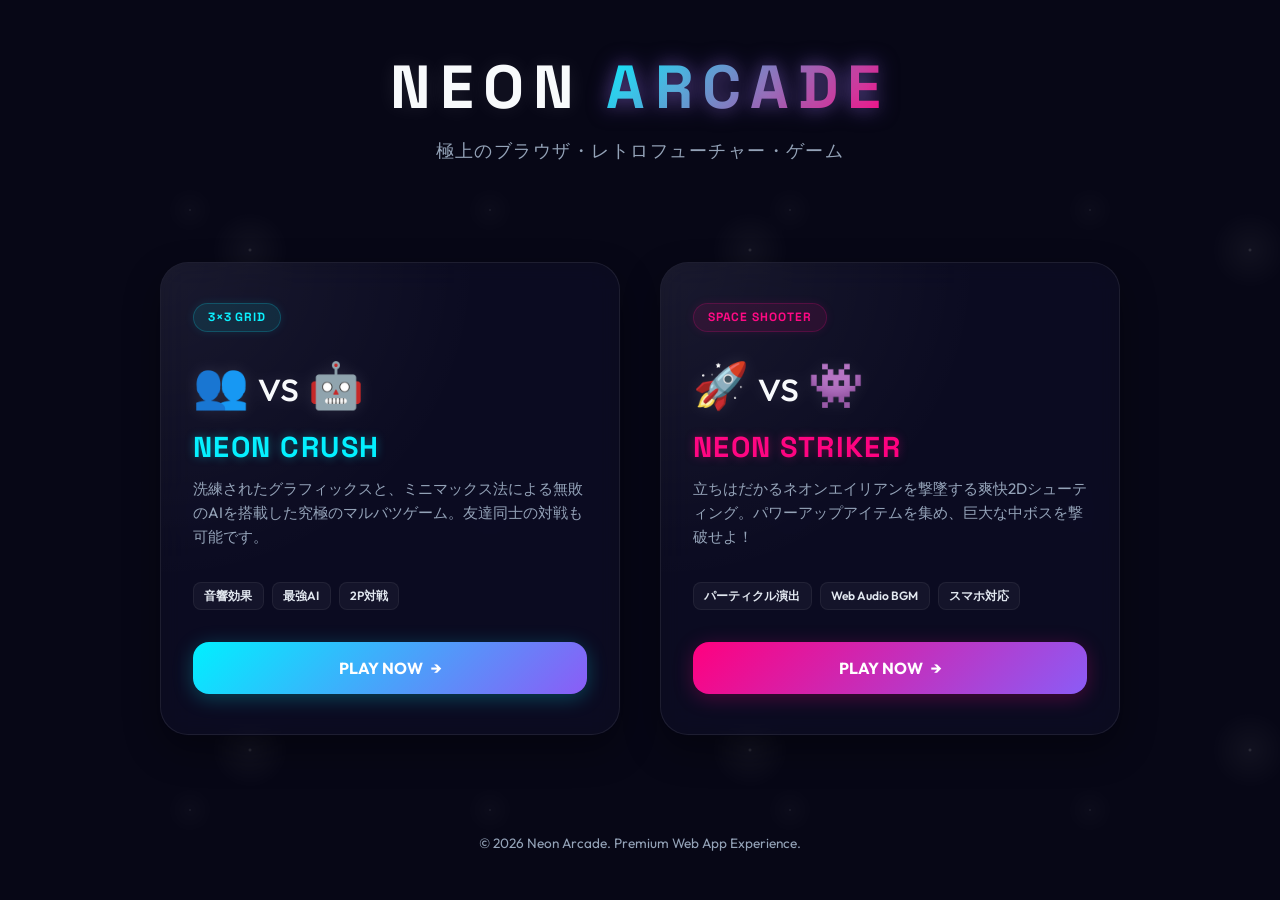
<file: index.html>
<!DOCTYPE html>
<html lang="ja">
<head>
    <meta charset="UTF-8">
    <meta name="viewport" content="width=device-width, initial-scale=1.0">
    <title>ネオン・アーケード - 究極のブラウザゲームポータル</title>
    <meta name="description" content="洗練されたネオンデザインのブラウザゲームポータル。AI搭載のマルバツゲームや、爽快なスペースシューティングをお楽しみください。">
    <!-- Google Fonts -->
    <link rel="preconnect" href="https://fonts.googleapis.com">
    <link rel="preconnect" href="https://fonts.gstatic.com" crossorigin>
    <link href="https://fonts.googleapis.com/css2?family=Outfit:wght@300;400;600;800&family=Space+Grotesk:wght@400;700&display=swap" rel="stylesheet">
    <link rel="stylesheet" href="style.css">
</head>
<body>
    <div class="stars-background"></div>
    
    <header>
        <h1 id="app-title">NEON <span class="glow-text">ARCADE</span></h1>
        <p class="subtitle">極上のブラウザ・レトロフューチャー・ゲーム</p>
    </header>

    <main id="portal-container">
        <!-- ゲーム1: マルバツゲーム -->
        <section class="game-card-wrapper">
            <div class="glass-card game-card">
                <div class="game-badge neon-cyan-badge">3×3 Grid</div>
                <div class="game-icon">👥 vs 🤖</div>
                <h2>NEON CRUSH</h2>
                <p class="game-desc">
                    洗練されたグラフィックスと、ミニマックス法による無敗のAIを搭載した究極のマルバツゲーム。友達同士の対戦も可能です。
                </p>
                <div class="game-features">
                    <span>音響効果</span>
                    <span>最強AI</span>
                    <span>2P対戦</span>
                </div>
                <a href="tictactoe.html" class="btn btn-primary btn-play">
                    PLAY NOW <span class="arrow">&rarr;</span>
                </a>
            </div>
        </section>

        <!-- ゲーム2: シューティングゲーム -->
        <section class="game-card-wrapper">
            <div class="glass-card game-card">
                <div class="game-badge neon-pink-badge">Space Shooter</div>
                <div class="game-icon">🚀 vs 👾</div>
                <h2>NEON STRIKER</h2>
                <p class="game-desc">
                    立ちはだかるネオンエイリアンを撃墜する爽快2Dシューティング。パワーアップアイテムを集め、巨大な中ボスを撃破せよ！
                </p>
                <div class="game-features">
                    <span>パーティクル演出</span>
                    <span>Web Audio BGM</span>
                    <span>スマホ対応</span>
                </div>
                <a href="shooting.html" class="btn btn-secondary-neon btn-play">
                    PLAY NOW <span class="arrow">&rarr;</span>
                </a>
            </div>
        </section>
    </main>

    <footer>
        <p>&copy; 2026 Neon Arcade. Premium Web App Experience.</p>
    </footer>

    <script>
        // カードのホバー時にマウス位置に合わせてグラデーションを動かす
        document.querySelectorAll('.game-card').forEach(card => {
            card.addEventListener('mousemove', e => {
                const rect = card.getBoundingClientRect();
                const x = e.clientX - rect.left;
                const y = e.clientY - rect.top;
                card.style.setProperty('--x', `${x}px`);
                card.style.setProperty('--y', `${y}px`);
            });
        });
    </script>
</body>
</html>
</file>
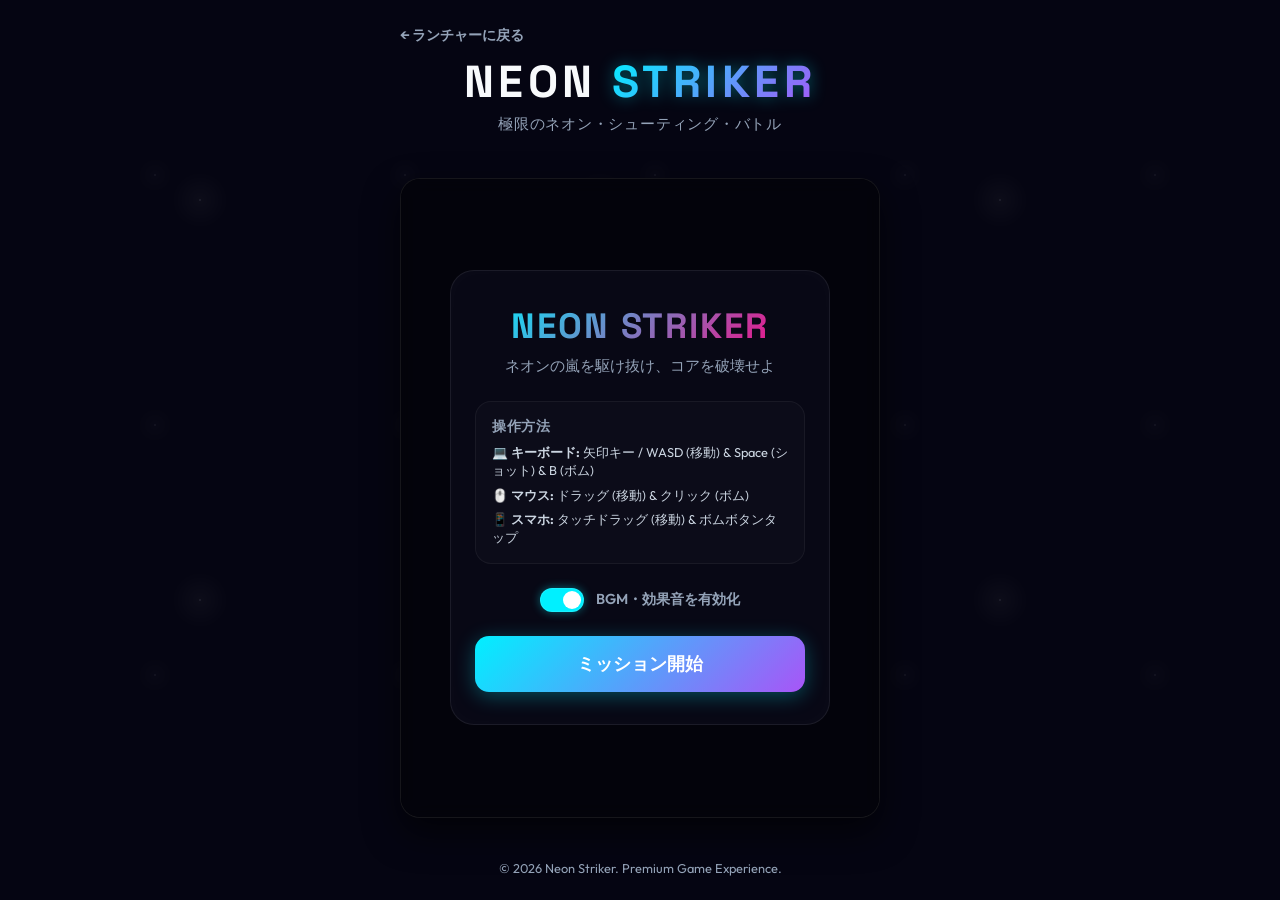
<file: shooting.html>
<!DOCTYPE html>
<html lang="ja">
<head>
    <meta charset="UTF-8">
    <meta name="viewport" content="width=device-width, initial-scale=1.0">
    <title>ネオン・ストライカー - 究極のスペースシューティングゲーム</title>
    <meta name="description" content="洗練されたネオンデザインと爽快なパーティクル演出、Web Audio音響を搭載した極上のスペースシューティングゲーム。ブラウザで今すぐプレイ！">
    <!-- Google Fonts -->
    <link rel="preconnect" href="https://fonts.googleapis.com">
    <link rel="preconnect" href="https://fonts.gstatic.com" crossorigin>
    <link href="https://fonts.googleapis.com/css2?family=Outfit:wght@300;400;600;800&family=Space+Grotesk:wght@400;700&display=swap" rel="stylesheet">
    <link rel="stylesheet" href="shooting.css">
</head>
<body>
    <div class="stars-background"></div>

    <header>
        <div class="back-link-container">
            <a href="index.html" class="back-link">&larr; ランチャーに戻る</a>
        </div>
        <h1 id="app-title">NEON <span class="glow-text">STRIKER</span></h1>
        <p class="subtitle">極限のネオン・シューティング・バトル</p>
    </header>

    <main id="game-container">
        <!-- スコア・シールドゲージ表示用オーバーレイ -->
        <div id="game-hud" class="hud-container hidden">
            <div class="hud-item score-box">
                <span class="hud-label">SCORE</span>
                <span id="hud-score" class="hud-value">000000</span>
            </div>
            
            <div class="hud-item shield-box">
                <span class="hud-label">SHIELD</span>
                <div class="shield-bar-wrapper">
                    <div id="hud-shield-bar" class="shield-bar" style="width: 100%;"></div>
                </div>
            </div>

            <div class="hud-item bomb-box">
                <span class="hud-label">BOMB</span>
                <div id="hud-bombs" class="bomb-icons">
                    <span class="bomb-icon active">💣</span>
                    <span class="bomb-icon active">💣</span>
                    <span class="bomb-icon active">💣</span>
                </div>
            </div>
        </div>

        <!-- ゲーム画面キャンバス -->
        <div class="canvas-wrapper">
            <canvas id="game-canvas" width="480" height="640"></canvas>

            <!-- スタート / ゲームオーバー画面 (グラスモフィズム) -->
            <div id="screen-start" class="screen-overlay">
                <div class="glass-card menu-card">
                    <h2>NEON STRIKER</h2>
                    <p class="desc">ネオンの嵐を駆け抜け、コアを破壊せよ</p>
                    
                    <div class="controls-guide">
                        <h3>操作方法</h3>
                        <p>💻 <strong>キーボード:</strong> 矢印キー / WASD (移動) &amp; Space (ショット) &amp; B (ボム)</p>
                        <p>🖱️ <strong>マウス:</strong> ドラッグ (移動) &amp; クリック (ボム)</p>
                        <p>📱 <strong>スマホ:</strong> タッチドラッグ (移動) &amp; ボムボタンタップ</p>
                    </div>

                    <div class="audio-toggle-container">
                        <label class="switch-label">
                            <input type="checkbox" id="audio-enable" checked>
                            <span class="switch-custom"></span>
                            BGM・効果音を有効化
                        </label>
                    </div>

                    <button id="btn-start" class="btn btn-primary btn-lg">ミッション開始</button>
                </div>
            </div>

            <div id="screen-gameover" class="screen-overlay hidden">
                <div class="glass-card menu-card">
                    <h2 class="alert-text">GAME OVER</h2>
                    <p class="final-score-desc">最終スコア</p>
                    <p id="final-score" class="final-score-val">0</p>
                    <p id="high-score-msg" class="high-score-val hidden">🎉 ハイスコア更新！ 🎉</p>
                    
                    <button id="btn-restart" class="btn btn-primary btn-lg">リトライ</button>
                </div>
            </div>

            <!-- スマホ用の仮想ボムボタン -->
            <button id="btn-mobile-bomb" class="mobile-bomb-btn hidden">BOMB</button>
        </div>
    </main>

    <footer>
        <p>&copy; 2026 Neon Striker. Premium Game Experience.</p>
    </footer>

    <script src="shooting.js"></script>
</body>
</html>
</file>
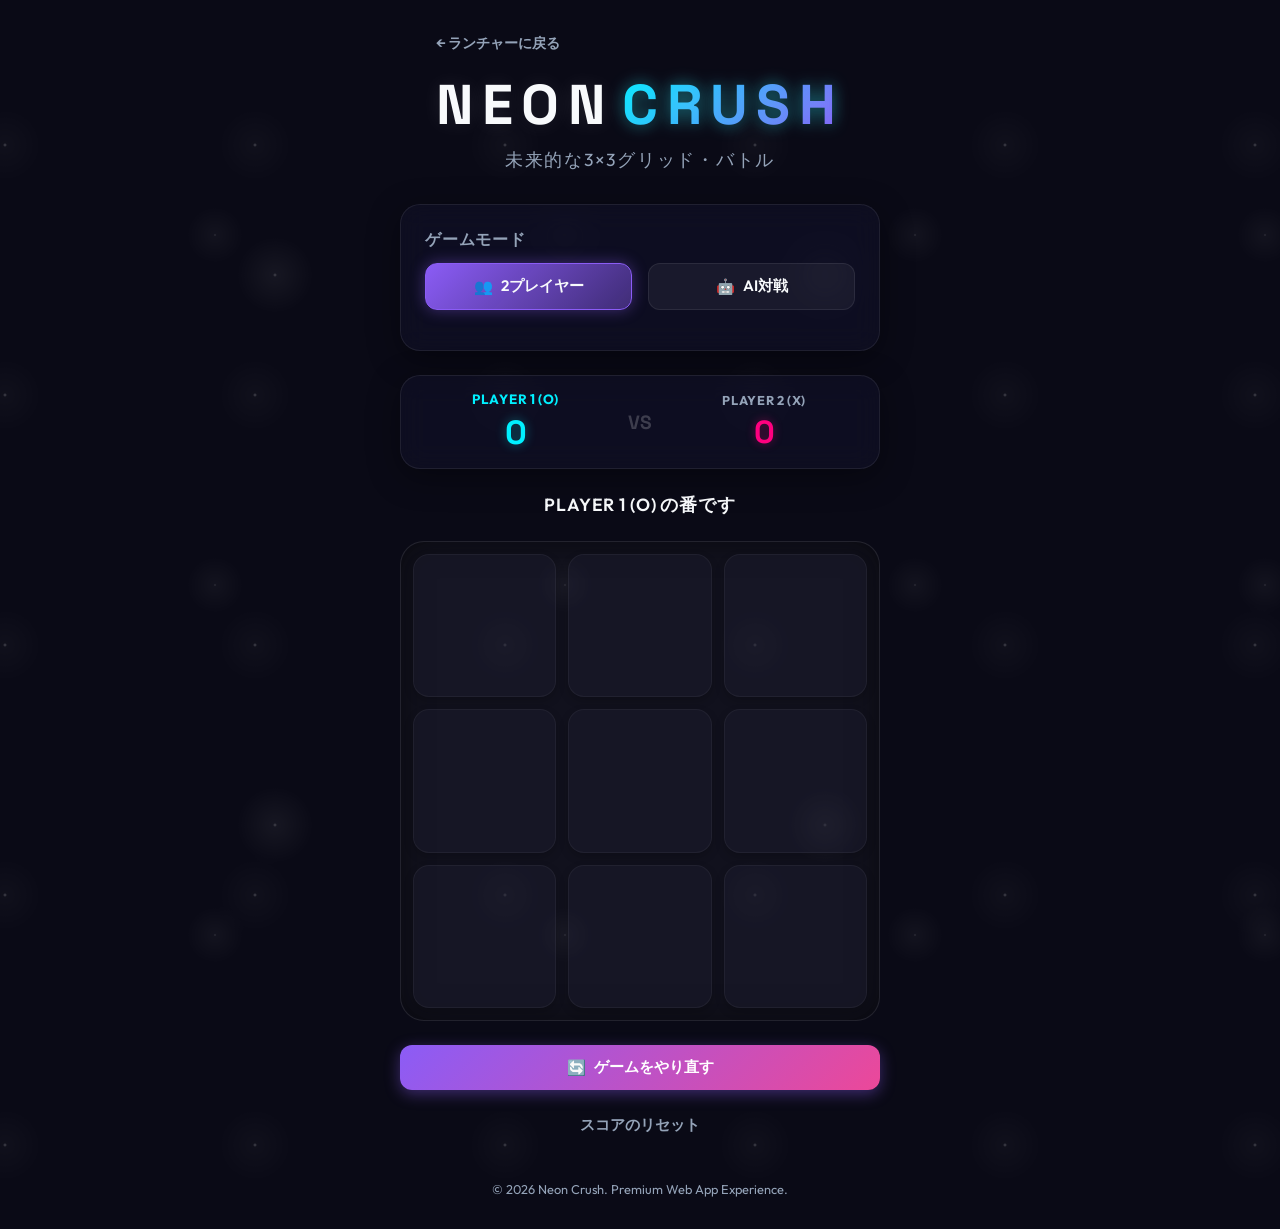
<file: tictactoe.html>
<!DOCTYPE html>
<html lang="ja">
<head>
    <meta charset="UTF-8">
    <meta name="viewport" content="width=device-width, initial-scale=1.0">
    <title>ネオン・クラッシュ - 究極のマルバツゲーム (Tic-Tac-Toe)</title>
    <meta name="description" content="洗練されたネオンデザインと高度なAIを搭載した、ブラウザで遊べる究極のマルバツゲーム（三目並べ）。難易度選択や美しいアニメーションをお楽しみください。">
    <!-- Google Fonts -->
    <link rel="preconnect" href="https://fonts.googleapis.com">
    <link rel="preconnect" href="https://fonts.gstatic.com" crossorigin>
    <link href="https://fonts.googleapis.com/css2?family=Outfit:wght@300;400;600;800&family=Space+Grotesk:wght@400;700&display=swap" rel="stylesheet">
    <link rel="stylesheet" href="tictactoe.css">
</head>
<body>
    <div class="stars-background"></div>
    
    <header>
        <div class="back-link-container">
            <a href="index.html" class="back-link">&larr; ランチャーに戻る</a>
        </div>
        <h1 id="app-title">NEON <span class="glow-text">CRUSH</span></h1>
        <p class="subtitle">未来的な3×3グリッド・バトル</p>
    </header>

    <main id="game-container">
        <!-- モード＆設定セクション -->
        <section id="settings-panel" aria-label="ゲーム設定">
            <div class="glass-card settings-card">
                <h2>ゲームモード</h2>
                <div class="mode-select">
                    <button id="btn-pvp" class="btn active" aria-pressed="true">
                        <span class="btn-icon">👥</span> 2プレイヤー
                    </button>
                    <button id="btn-pve" class="btn" aria-pressed="false">
                        <span class="btn-icon">🤖</span> AI対戦
                    </button>
                </div>

                <div id="ai-difficulty-container" class="difficulty-select hidden">
                    <h3>AIの強さ</h3>
                    <div class="diff-buttons">
                        <button id="diff-easy" class="btn btn-sm" data-diff="easy">イージー</button>
                        <button id="diff-medium" class="btn btn-sm active" data-diff="medium">ノーマル</button>
                        <button id="diff-impossible" class="btn btn-sm" data-diff="impossible">最強 (不可避)</button>
                    </div>
                </div>
            </div>
        </section>

        <!-- スコアボードセクション -->
        <section id="scoreboard" aria-label="スコアボード">
            <div class="glass-card score-card">
                <div class="player-score" id="score-p1-container">
                    <span class="player-label" id="p1-name">PLAYER 1 (O)</span>
                    <span class="score-val" id="score-p1">0</span>
                </div>
                <div class="score-divider">VS</div>
                <div class="player-score" id="score-p2-container">
                    <span class="player-label" id="p2-name">PLAYER 2 (X)</span>
                    <span class="score-val" id="score-p2">0</span>
                </div>
            </div>
        </section>

        <!-- ゲーム状況表示 -->
        <div id="status-message" aria-live="polite">
            <span id="status-text">PLAYER 1 の番です</span>
        </div>

        <!-- ボードセクション -->
        <section id="board-section" aria-label="対戦グリッド">
            <div class="board-wrapper">
                <div id="game-board">
                    <button class="cell" data-index="0" aria-label="左上 マス"></button>
                    <button class="cell" data-index="1" aria-label="上中央 マス"></button>
                    <button class="cell" data-index="2" aria-label="右上 マス"></button>
                    <button class="cell" data-index="3" aria-label="左中央 マス"></button>
                    <button class="cell" data-index="4" aria-label="中央 マス"></button>
                    <button class="cell" data-index="5" aria-label="右中央 マス"></button>
                    <button class="cell" data-index="6" aria-label="左下 マス"></button>
                    <button class="cell" data-index="7" aria-label="下中央 マス"></button>
                    <button class="cell" data-index="8" aria-label="右下 マス"></button>
                    
                    <!-- 勝敗決定時の勝利線表示用 -->
                    <div id="winning-line" class="winning-line hidden"></div>
                </div>
            </div>
        </section>

        <!-- コントロールセクション -->
        <section id="controls" aria-label="ゲーム操作">
            <button id="btn-reset" class="btn btn-primary">
                <span class="btn-icon">🔄</span> ゲームをやり直す
            </button>
            <button id="btn-clear-scores" class="btn btn-secondary">
                スコアのリセット
            </button>
        </section>
    </main>

    <!-- 勝利/引き分けポップアップモーダル -->
    <div id="result-modal" class="modal hidden" role="dialog" aria-modal="true" aria-labelledby="modal-title">
        <div class="modal-content glass-card">
            <h2 id="modal-title">勝敗決定</h2>
            <p id="modal-message">プレイヤー1の勝ち！</p>
            <button id="modal-btn-close" class="btn btn-primary">次へ進む</button>
        </div>
    </div>

    <!-- 勝利時の紙吹雪キャンバス -->
    <canvas id="confetti-canvas"></canvas>

    <footer>
        <p>&copy; 2026 Neon Crush. Premium Web App Experience.</p>
    </footer>

    <script src="tictactoe.js"></script>
</body>
</html>
</file>
<file: style.css>
/* ==========================================================================
   Neon Arcade - Portal Page Style
   ========================================================================== */

:root {
    --bg-color: #070716;
    --card-bg: rgba(15, 15, 35, 0.6);
    --border-color: rgba(255, 255, 255, 0.08);
    --text-primary: #f8fafc;
    --text-secondary: #94a3b8;
    
    /* ネオンカラー */
    --neon-cyan: #00f0ff;
    --neon-cyan-glow: rgba(0, 240, 255, 0.35);
    --neon-pink: #ff007f;
    --neon-pink-glow: rgba(255, 0, 127, 0.35);
    --neon-purple: #8b5cf6;
    --neon-purple-glow: rgba(139, 92, 246, 0.35);
    
    --font-heading: 'Space Grotesk', sans-serif;
    --font-body: 'Outfit', sans-serif;
    
    --transition-smooth: all 0.4s cubic-bezier(0.16, 1, 0.3, 1);
}

/* リセット */
*, *::before, *::after {
    box-sizing: border-box;
    margin: 0;
    padding: 0;
}

body {
    background-color: var(--bg-color);
    color: var(--text-primary);
    font-family: var(--font-body);
    min-height: 100vh;
    display: flex;
    flex-direction: column;
    align-items: center;
    justify-content: space-between;
    overflow-x: hidden;
    position: relative;
    padding: 3rem 1.5rem;
}

/* 背景星空 */
.stars-background {
    position: absolute;
    top: 0;
    left: 0;
    width: 100%;
    height: 100%;
    z-index: -2;
    background-image: 
        radial-gradient(white, rgba(255,255,255,.2) 2px, transparent 40px),
        radial-gradient(white, rgba(255,255,255,.1) 1px, transparent 25px);
    background-size: 500px 500px, 300px 300px;
    background-position: 0 0, 40px 60px;
    opacity: 0.2;
    animation: starMove 180s linear infinite;
}

@keyframes starMove {
    from { background-position: 0 0, 40px 60px; }
    to { background-position: 500px 500px, 340px 410px; }
}

/* ヘッダー */
header {
    text-align: center;
    margin-bottom: 3rem;
}

#app-title {
    font-family: var(--font-heading);
    font-size: 3.8rem;
    font-weight: 800;
    letter-spacing: 0.15em;
    text-shadow: 0 0 20px rgba(255, 255, 255, 0.1);
    margin-bottom: 0.75rem;
}

.glow-text {
    background: linear-gradient(135deg, var(--neon-cyan), var(--neon-pink));
    -webkit-background-clip: text;
    -webkit-text-fill-color: transparent;
    filter: drop-shadow(0 0 10px rgba(139, 92, 246, 0.5));
}

.subtitle {
    font-size: 1.15rem;
    color: var(--text-secondary);
    letter-spacing: 0.08em;
}

/* ポータルコンテナ */
#portal-container {
    width: 100%;
    max-width: 960px;
    display: grid;
    grid-template-columns: repeat(2, 1fr);
    gap: 2.5rem;
    margin-bottom: 3rem;
}

/* ゲームカード */
.game-card-wrapper {
    perspective: 1000px;
}

.game-card {
    background: var(--card-bg);
    backdrop-filter: blur(15px) saturate(170%);
    -webkit-backdrop-filter: blur(15px) saturate(170%);
    border: 1px solid var(--border-color);
    border-radius: 28px;
    padding: 2.5rem 2rem;
    height: 100%;
    display: flex;
    flex-direction: column;
    align-items: flex-start;
    box-shadow: 0 15px 35px 0 rgba(0, 0, 0, 0.35);
    transition: var(--transition-smooth);
    position: relative;
    overflow: hidden;
}

.game-card::before {
    content: '';
    position: absolute;
    top: 0;
    left: 0;
    width: 100%;
    height: 100%;
    background: radial-gradient(800px circle at var(--x, 0px) var(--y, 0px), rgba(255,255,255,0.06), transparent 40%);
    pointer-events: none;
}

/* カードホバーアニメーション */
.game-card-wrapper:hover .game-card {
    transform: translateY(-8px) scale(1.02);
    border-color: rgba(255, 255, 255, 0.15);
    box-shadow: 0 20px 45px 0 rgba(0, 0, 0, 0.5), 0 0 30px 0 rgba(139, 92, 246, 0.15);
}

.game-badge {
    font-family: var(--font-heading);
    font-size: 0.75rem;
    font-weight: 700;
    text-transform: uppercase;
    padding: 0.35rem 0.85rem;
    border-radius: 20px;
    letter-spacing: 0.08em;
    margin-bottom: 1.5rem;
}

.neon-cyan-badge {
    background: rgba(0, 240, 255, 0.1);
    color: var(--neon-cyan);
    border: 1px solid rgba(0, 240, 255, 0.2);
    box-shadow: 0 0 10px rgba(0, 240, 255, 0.1);
}

.neon-pink-badge {
    background: rgba(255, 0, 127, 0.1);
    color: var(--neon-pink);
    border: 1px solid rgba(255, 0, 127, 0.2);
    box-shadow: 0 0 10px rgba(255, 0, 127, 0.1);
}

.game-icon {
    font-size: 2.8rem;
    margin-bottom: 1rem;
    filter: drop-shadow(0 0 8px rgba(255, 255, 255, 0.1));
}

.game-card h2 {
    font-family: var(--font-heading);
    font-size: 1.8rem;
    font-weight: 700;
    margin-bottom: 0.75rem;
    letter-spacing: 0.05em;
}

.game-card-wrapper:nth-child(1) h2 {
    color: var(--neon-cyan);
    text-shadow: 0 0 10px var(--neon-cyan-glow);
}

.game-card-wrapper:nth-child(2) h2 {
    color: var(--neon-pink);
    text-shadow: 0 0 10px var(--neon-pink-glow);
}

.game-desc {
    color: var(--text-secondary);
    font-size: 0.95rem;
    line-height: 1.6;
    margin-bottom: 2rem;
    flex-grow: 1;
}

.game-features {
    display: flex;
    flex-wrap: wrap;
    gap: 0.5rem;
    margin-bottom: 2rem;
}

.game-features span {
    font-size: 0.75rem;
    font-weight: 600;
    color: #e2e8f0;
    background: rgba(255, 255, 255, 0.04);
    border: 1px solid rgba(255, 255, 255, 0.06);
    padding: 0.3rem 0.65rem;
    border-radius: 8px;
}

/* ボタン */
.btn {
    width: 100%;
    padding: 1rem 1.5rem;
    border-radius: 16px;
    font-family: var(--font-body);
    font-size: 1rem;
    font-weight: 700;
    cursor: pointer;
    text-decoration: none;
    text-align: center;
    transition: var(--transition-smooth);
    display: inline-flex;
    align-items: center;
    justify-content: center;
    gap: 0.5rem;
}

.btn-primary {
    background: linear-gradient(135deg, var(--neon-cyan), var(--neon-purple));
    color: #fff;
    border: none;
    box-shadow: 0 4px 20px rgba(0, 240, 255, 0.25);
}

.btn-primary:hover {
    transform: translateY(-2px);
    box-shadow: 0 8px 30px rgba(0, 240, 255, 0.45);
}

.btn-secondary-neon {
    background: linear-gradient(135deg, var(--neon-pink), var(--neon-purple));
    color: #fff;
    border: none;
    box-shadow: 0 4px 20px rgba(255, 0, 127, 0.25);
}

.btn-secondary-neon:hover {
    transform: translateY(-2px);
    box-shadow: 0 8px 30px rgba(255, 0, 127, 0.45);
}

.btn-play .arrow {
    transition: transform 0.3s ease;
}

.btn-play:hover .arrow {
    transform: translateX(4px);
}

/* フッター */
footer {
    text-align: center;
    font-size: 0.85rem;
    color: var(--text-secondary);
}

/* レスポンシブ */
@media (max-width: 768px) {
    #portal-container {
        grid-template-columns: 1fr;
        gap: 2rem;
        padding: 0 0.5rem;
    }
    
    #app-title {
        font-size: 2.8rem;
    }
}
</file>
<file: shooting.css>
/* ==========================================================================
   Neon Striker - Premium Game CSS
   ========================================================================== */

:root {
    --bg-color: #050512;
    --card-bg: rgba(12, 12, 28, 0.7);
    --border-color: rgba(255, 255, 255, 0.08);
    --text-primary: #f8fafc;
    --text-secondary: #94a3b8;
    
    /* ネオンカラー */
    --neon-cyan: #00f0ff;
    --neon-pink: #ff007f;
    --neon-purple: #a855f7;
    --neon-yellow: #eab308;
    
    --neon-cyan-glow: rgba(0, 240, 255, 0.4);
    --neon-pink-glow: rgba(255, 0, 127, 0.4);
    
    --font-heading: 'Space Grotesk', sans-serif;
    --font-body: 'Outfit', sans-serif;
    
    --transition-smooth: all 0.3s cubic-bezier(0.4, 0, 0.2, 1);
}

/* リセット */
*, *::before, *::after {
    box-sizing: border-box;
    margin: 0;
    padding: 0;
}

body {
    background-color: var(--bg-color);
    color: var(--text-primary);
    font-family: var(--font-body);
    min-height: 100vh;
    display: flex;
    flex-direction: column;
    align-items: center;
    justify-content: space-between;
    overflow-x: hidden;
    position: relative;
    padding: 1.5rem 1rem;
}

/* 背景星空 */
.stars-background {
    position: absolute;
    top: 0;
    left: 0;
    width: 100%;
    height: 100%;
    z-index: -2;
    background-image: 
        radial-gradient(white, rgba(255,255,255,.2) 1.5px, transparent 30px),
        radial-gradient(white, rgba(255,255,255,.1) 1px, transparent 20px);
    background-size: 400px 400px, 250px 250px;
    background-position: 0 0, 30px 50px;
    opacity: 0.15;
}

/* ヘッダー */
header {
    text-align: center;
    margin-bottom: 1rem;
    width: 100%;
    max-width: 480px;
}

.back-link-container {
    text-align: left;
    margin-bottom: 0.5rem;
}

.back-link {
    color: var(--text-secondary);
    text-decoration: none;
    font-size: 0.9rem;
    font-weight: 600;
    transition: var(--transition-smooth);
    display: inline-flex;
    align-items: center;
}

.back-link:hover {
    color: var(--neon-cyan);
    text-shadow: 0 0 8px var(--neon-cyan-glow);
    transform: translateX(-3px);
}

#app-title {
    font-family: var(--font-heading);
    font-size: 2.8rem;
    font-weight: 800;
    letter-spacing: 0.1em;
    margin-bottom: 0.25rem;
}

.glow-text {
    background: linear-gradient(135deg, var(--neon-cyan), var(--neon-purple));
    -webkit-background-clip: text;
    -webkit-text-fill-color: transparent;
    filter: drop-shadow(0 0 8px var(--neon-cyan-glow));
}

.subtitle {
    font-size: 0.95rem;
    color: var(--text-secondary);
    letter-spacing: 0.05em;
}

/* メインゲームコンテナ */
#game-container {
    width: 100%;
    max-width: 480px;
    display: flex;
    flex-direction: column;
    gap: 1rem;
    position: relative;
}

/* HUD (ゲーム情報表示) */
.hud-container {
    display: flex;
    justify-content: space-between;
    align-items: center;
    background: rgba(12, 12, 28, 0.8);
    backdrop-filter: blur(10px);
    border: 1px solid var(--border-color);
    border-radius: 16px;
    padding: 0.75rem 1.25rem;
    font-family: var(--font-heading);
    box-shadow: 0 4px 20px rgba(0, 0, 0, 0.4);
    animation: fadeIn 0.4s ease-out;
}

.hud-item {
    display: flex;
    flex-direction: column;
    gap: 0.15rem;
}

.hud-label {
    font-size: 0.7rem;
    color: var(--text-secondary);
    letter-spacing: 0.1em;
    font-weight: 700;
}

.hud-value {
    font-size: 1.2rem;
    font-weight: 700;
    color: var(--neon-cyan);
    text-shadow: 0 0 8px var(--neon-cyan-glow);
}

.shield-box {
    flex-grow: 1;
    max-width: 160px;
    margin: 0 1rem;
}

.shield-bar-wrapper {
    width: 100%;
    height: 10px;
    background: rgba(255, 255, 255, 0.05);
    border: 1px solid rgba(255, 255, 255, 0.1);
    border-radius: 5px;
    overflow: hidden;
}

.shield-bar {
    height: 100%;
    background: linear-gradient(90deg, var(--neon-cyan), var(--neon-purple));
    box-shadow: 0 0 10px var(--neon-cyan-glow);
    transition: width 0.25s ease-out;
}

.bomb-icons {
    display: flex;
    gap: 0.25rem;
}

.bomb-icon {
    font-size: 1.1rem;
    opacity: 0.25;
    transition: var(--transition-smooth);
}

.bomb-icon.active {
    opacity: 1;
    filter: drop-shadow(0 0 4px var(--neon-pink-glow));
}

/* キャンバスラッパー */
.canvas-wrapper {
    position: relative;
    width: 100%;
    aspect-ratio: 3 / 4;
    border-radius: 20px;
    overflow: hidden;
    border: 1px solid var(--border-color);
    box-shadow: 0 15px 35px rgba(0,0,0,0.6);
    background-color: #020208;
}

#game-canvas {
    width: 100%;
    height: 100%;
    display: block;
}

/* オーバーレイ画面 */
.screen-overlay {
    position: absolute;
    top: 0;
    left: 0;
    width: 100%;
    height: 100%;
    background: rgba(4, 4, 12, 0.75);
    backdrop-filter: blur(8px);
    display: flex;
    align-items: center;
    justify-content: center;
    padding: 1.5rem;
    z-index: 10;
    transition: opacity 0.4s ease;
}

.glass-card {
    background: var(--card-bg);
    border: 1px solid var(--border-color);
    border-radius: 24px;
    padding: 2rem 1.5rem;
    width: 100%;
    max-width: 380px;
    text-align: center;
    box-shadow: 0 10px 40px rgba(0,0,0,0.5);
    box-shadow: inset 0 0 20px rgba(255,255,255,0.02);
}

.menu-card h2 {
    font-family: var(--font-heading);
    font-size: 2.2rem;
    font-weight: 800;
    letter-spacing: 0.05em;
    margin-bottom: 0.5rem;
    background: linear-gradient(135deg, var(--neon-cyan), var(--neon-pink));
    -webkit-background-clip: text;
    -webkit-text-fill-color: transparent;
}

.menu-card .desc {
    color: var(--text-secondary);
    font-size: 0.95rem;
    margin-bottom: 1.5rem;
}

.controls-guide {
    background: rgba(255,255,255,0.02);
    border: 1px solid rgba(255,255,255,0.05);
    border-radius: 16px;
    padding: 1rem;
    text-align: left;
    margin-bottom: 1.5rem;
}

.controls-guide h3 {
    font-size: 0.85rem;
    color: var(--text-secondary);
    text-transform: uppercase;
    letter-spacing: 0.05em;
    margin-bottom: 0.5rem;
    font-family: var(--font-heading);
}

.controls-guide p {
    font-size: 0.8rem;
    margin-bottom: 0.4rem;
    line-height: 1.4;
    color: #cbd5e1;
}

.controls-guide p:last-child {
    margin-bottom: 0;
}

/* オーディオスイッチ */
.audio-toggle-container {
    margin-bottom: 1.5rem;
    display: flex;
    justify-content: center;
}

.switch-label {
    display: inline-flex;
    align-items: center;
    gap: 0.75rem;
    cursor: pointer;
    font-size: 0.9rem;
    font-weight: 600;
    color: var(--text-secondary);
    transition: var(--transition-smooth);
}

.switch-label:hover {
    color: var(--text-primary);
}

.switch-label input {
    display: none;
}

.switch-custom {
    width: 44px;
    height: 24px;
    background: rgba(255,255,255,0.1);
    border: 1px solid rgba(255,255,255,0.1);
    border-radius: 12px;
    position: relative;
    transition: var(--transition-smooth);
}

.switch-custom::after {
    content: '';
    position: absolute;
    width: 18px;
    height: 18px;
    background: #fff;
    border-radius: 50%;
    top: 2px;
    left: 2px;
    transition: var(--transition-smooth);
}

.switch-label input:checked + .switch-custom {
    background: var(--neon-cyan);
    box-shadow: 0 0 10px var(--neon-cyan-glow);
}

.switch-label input:checked + .switch-custom::after {
    left: 22px;
}

/* ボタン */
.btn {
    background: rgba(255, 255, 255, 0.05);
    color: var(--text-primary);
    border: 1px solid var(--border-color);
    padding: 0.75rem 1.5rem;
    border-radius: 14px;
    font-family: var(--font-body);
    font-weight: 600;
    cursor: pointer;
    transition: var(--transition-smooth);
    display: inline-flex;
    align-items: center;
    justify-content: center;
}

.btn-lg {
    padding: 1rem 2rem;
    font-size: 1.1rem;
    width: 100%;
}

.btn-primary {
    background: linear-gradient(135deg, var(--neon-cyan), var(--neon-purple));
    color: #fff;
    border: none;
    font-weight: 700;
    box-shadow: 0 4px 20px rgba(0, 240, 255, 0.3);
}

.btn-primary:hover {
    transform: translateY(-2px);
    box-shadow: 0 8px 30px rgba(0, 240, 255, 0.5);
}

/* ゲームオーバー画面固有 */
.alert-text {
    background: linear-gradient(135deg, var(--neon-pink), var(--neon-purple)) !important;
    -webkit-background-clip: text !important;
    -webkit-text-fill-color: transparent !important;
    filter: drop-shadow(0 0 8px var(--neon-pink-glow));
}

.final-score-desc {
    font-size: 0.8rem;
    color: var(--text-secondary);
    text-transform: uppercase;
    letter-spacing: 0.1em;
    margin-top: 1rem;
}

.final-score-val {
    font-family: var(--font-heading);
    font-size: 3rem;
    font-weight: 800;
    color: var(--neon-yellow);
    text-shadow: 0 0 15px rgba(234, 179, 8, 0.4);
    margin-bottom: 0.5rem;
}

.high-score-val {
    color: var(--neon-cyan);
    font-weight: 700;
    font-size: 1rem;
    margin-bottom: 2rem;
    animation: pulse 1s infinite alternate;
}

@keyframes pulse {
    from { opacity: 0.6; transform: scale(0.95); }
    to { opacity: 1; transform: scale(1.05); }
}

/* モバイル用ボムボタン */
.mobile-bomb-btn {
    position: absolute;
    bottom: 20px;
    right: 20px;
    width: 65px;
    height: 65px;
    border-radius: 50%;
    background: linear-gradient(135deg, var(--neon-pink), var(--neon-purple));
    border: none;
    color: white;
    font-family: var(--font-heading);
    font-size: 0.8rem;
    font-weight: 800;
    cursor: pointer;
    box-shadow: 0 0 15px var(--neon-pink-glow);
    z-index: 5;
    outline: none;
    transition: transform 0.1s;
    user-select: none;
}

.mobile-bomb-btn:active {
    transform: scale(0.9);
}

/* フッター */
footer {
    margin-top: 1rem;
    text-align: center;
    font-size: 0.8rem;
    color: var(--text-secondary);
}

.hidden {
    display: none !important;
}

@keyframes fadeIn {
    from { opacity: 0; }
    to { opacity: 1; }
}

@media (max-width: 480px) {
    #app-title {
        font-size: 2.2rem;
    }
}
</file>
<file: tictactoe.css>
/* ==========================================================================
   Neon Crush - Premium Design System (Tic-Tac-Toe CSS)
   ========================================================================== */

.back-link-container {
    text-align: left;
    margin-bottom: 1rem;
    width: 100%;
}

.back-link {
    color: #94a3b8;
    text-decoration: none;
    font-size: 0.9rem;
    font-weight: 600;
    transition: all 0.3s cubic-bezier(0.4, 0, 0.2, 1);
    display: inline-flex;
    align-items: center;
}

.back-link:hover {
    color: #00f0ff;
    text-shadow: 0 0 8px rgba(0, 240, 255, 0.4);
    transform: translateX(-3px);
}

/* 変数定義 */
:root {
    --bg-color: #0a0a16;
    --card-bg: rgba(18, 18, 38, 0.6);
    --border-color: rgba(255, 255, 255, 0.08);
    --text-primary: #f8fafc;
    --text-secondary: #94a3b8;
    
    /* ネオンカラー */
    --color-o: #00f0ff;
    --color-o-glow: rgba(0, 240, 255, 0.4);
    --color-x: #ff007f;
    --color-x-glow: rgba(255, 0, 127, 0.4);
    
    --color-primary: #8b5cf6;
    --color-primary-glow: rgba(139, 92, 246, 0.4);
    
    /* フォント */
    --font-heading: 'Space Grotesk', sans-serif;
    --font-body: 'Outfit', sans-serif;
    
    /* 遷移効果 */
    --transition-smooth: all 0.3s cubic-bezier(0.4, 0, 0.2, 1);
}

/* リセット & ベース */
*, *::before, *::after {
    box-sizing: border-box;
    margin: 0;
    padding: 0;
}

body {
    background-color: var(--bg-color);
    color: var(--text-primary);
    font-family: var(--font-body);
    min-height: 100vh;
    display: flex;
    flex-direction: column;
    align-items: center;
    justify-content: space-between;
    overflow-x: hidden;
    position: relative;
    padding: 2rem 1rem;
}

/* 背景の星屑エフェクト */
.stars-background {
    position: absolute;
    top: 0;
    left: 0;
    width: 100%;
    height: 100%;
    z-index: -1;
    background-image: 
        radial-gradient(white, rgba(255,255,255,.2) 2px, transparent 40px),
        radial-gradient(white, rgba(255,255,255,.15) 1px, transparent 30px),
        radial-gradient(white, rgba(255,255,255,.1) 2px, transparent 40px);
    background-size: 550px 550px, 350px 350px, 250px 250px;
    background-position: 0 0, 40px 60px, 130px 270px;
    opacity: 0.25;
    animation: starMove 120s linear infinite;
}

@keyframes starMove {
    from { background-position: 0 0, 40px 60px, 130px 270px; }
    to { background-position: 550px 550px, 390px 410px, 380px 820px; }
}

/* ヘッダー */
header {
    text-align: center;
    margin-bottom: 2rem;
}

#app-title {
    font-family: var(--font-heading);
    font-size: 3.5rem;
    font-weight: 800;
    letter-spacing: 0.15em;
    text-shadow: 0 0 20px rgba(255, 255, 255, 0.1);
    margin-bottom: 0.5rem;
    display: flex;
    justify-content: center;
    gap: 0.5rem;
}

.glow-text {
    background: linear-gradient(135deg, var(--color-o), var(--color-primary));
    -webkit-background-clip: text;
    -webkit-text-fill-color: transparent;
    filter: drop-shadow(0 0 8px var(--color-o-glow));
}

.subtitle {
    font-size: 1.1rem;
    color: var(--text-secondary);
    letter-spacing: 0.1em;
}

/* メインコンテナ */
#game-container {
    width: 100%;
    max-width: 480px;
    display: flex;
    flex-direction: column;
    gap: 1.5rem;
}

/* グラスモフィズムカード */
.glass-card {
    background: var(--card-bg);
    backdrop-filter: blur(12px) saturate(160%);
    -webkit-backdrop-filter: blur(12px) saturate(160%);
    border: 1px solid var(--border-color);
    border-radius: 20px;
    padding: 1.5rem;
    box-shadow: 0 8px 32px 0 rgba(0, 0, 0, 0.37);
    transition: var(--transition-smooth);
}

.glass-card:hover {
    border-color: rgba(255, 255, 255, 0.15);
    box-shadow: 0 8px 32px 0 rgba(139, 92, 246, 0.1);
}

/* 設定セクション */
.settings-card h2, .difficulty-select h3 {
    font-size: 1rem;
    color: var(--text-secondary);
    margin-bottom: 0.75rem;
    text-transform: uppercase;
    letter-spacing: 0.05em;
    font-weight: 600;
}

.mode-select {
    display: flex;
    gap: 1rem;
    margin-bottom: 1rem;
}

.mode-select button {
    flex: 1;
}

.difficulty-select {
    border-top: 1px solid var(--border-color);
    padding-top: 1rem;
    animation: fadeIn 0.3s ease-out;
}

.diff-buttons {
    display: flex;
    gap: 0.5rem;
}

.diff-buttons button {
    flex: 1;
}

/* スコアボード */
.score-card {
    display: flex;
    justify-content: space-between;
    align-items: center;
    padding: 1rem 2rem;
    position: relative;
    overflow: hidden;
}

.player-score {
    display: flex;
    flex-direction: column;
    align-items: center;
    gap: 0.25rem;
    width: 40%;
    transition: var(--transition-smooth);
}

.player-label {
    font-size: 0.8rem;
    font-weight: 700;
    color: var(--text-secondary);
    letter-spacing: 0.05em;
}

.score-val {
    font-family: var(--font-heading);
    font-size: 2rem;
    font-weight: 700;
}

#score-p1-container .score-val {
    color: var(--color-o);
    text-shadow: 0 0 10px var(--color-o-glow);
}

#score-p2-container .score-val {
    color: var(--color-x);
    text-shadow: 0 0 10px var(--color-x-glow);
}

.score-divider {
    font-family: var(--font-heading);
    font-size: 1.2rem;
    font-weight: 800;
    color: rgba(255, 255, 255, 0.2);
}

/* アクティブなプレイヤーのハイライト */
.player-score.active {
    transform: scale(1.05);
}

.player-score.active #p1-name {
    color: var(--color-o);
}

.player-score.active #p2-name {
    color: var(--color-x);
}

/* ステータスメッセージ */
#status-message {
    text-align: center;
    font-weight: 600;
    font-size: 1.1rem;
    letter-spacing: 0.05em;
    min-height: 1.5rem;
}

/* ゲームボード */
.board-wrapper {
    position: relative;
    width: 100%;
    padding-top: 100%; /* 正方形アスペクト比維持 */
}

#game-board {
    position: absolute;
    top: 0;
    left: 0;
    width: 100%;
    height: 100%;
    display: grid;
    grid-template-columns: repeat(3, 1fr);
    grid-template-rows: repeat(3, 1fr);
    gap: 12px;
    background: rgba(255, 255, 255, 0.03);
    padding: 12px;
    border-radius: 24px;
    border: 1px solid var(--border-color);
    box-shadow: inset 0 0 30px rgba(0, 0, 0, 0.5);
}

.cell {
    background: rgba(30, 30, 50, 0.4);
    border: 1px solid rgba(255, 255, 255, 0.05);
    border-radius: 16px;
    font-size: 3rem;
    font-weight: 800;
    font-family: var(--font-heading);
    cursor: pointer;
    transition: var(--transition-smooth);
    display: flex;
    align-items: center;
    justify-content: center;
    position: relative;
    outline: none;
    box-shadow: 0 4px 10px rgba(0, 0, 0, 0.2);
}

/* セルのホバー・アクティブ状態 */
.cell:hover:not(:disabled) {
    background: rgba(255, 255, 255, 0.08);
    transform: translateY(-2px);
    box-shadow: 0 8px 20px rgba(0, 0, 0, 0.3), 0 0 8px rgba(255, 255, 255, 0.1);
}

.cell:active:not(:disabled) {
    transform: translateY(1px);
}

.cell:disabled {
    cursor: not-allowed;
}

/* セル内のOとXの描画（擬似要素とアニメーション） */
.cell[data-marker="O"]::before {
    content: "O";
    color: var(--color-o);
    text-shadow: 0 0 15px var(--color-o-glow);
    animation: popIn 0.3s cubic-bezier(0.175, 0.885, 0.32, 1.275) forwards;
}

.cell[data-marker="X"]::before {
    content: "X";
    color: var(--color-x);
    text-shadow: 0 0 15px var(--color-x-glow);
    animation: popIn 0.3s cubic-bezier(0.175, 0.885, 0.32, 1.275) forwards;
}

@keyframes popIn {
    0% {
        transform: scale(0);
        opacity: 0;
    }
    100% {
        transform: scale(1);
        opacity: 1;
    }
}

/* 勝利ライン（HTML上で描画する場合、絶対配置で制御） */
.winning-line {
    position: absolute;
    background: linear-gradient(90deg, var(--color-primary), #ec4899);
    border-radius: 4px;
    z-index: 10;
    pointer-events: none;
    box-shadow: 0 0 20px rgba(139, 92, 246, 0.8);
    transition: transform 0.5s ease-out, opacity 0.5s ease-out;
    transform-origin: left center;
}

/* ボタン共通 */
.btn {
    background: rgba(255, 255, 255, 0.05);
    color: var(--text-primary);
    border: 1px solid var(--border-color);
    padding: 0.75rem 1.25rem;
    border-radius: 12px;
    font-family: var(--font-body);
    font-size: 0.95rem;
    font-weight: 600;
    cursor: pointer;
    transition: var(--transition-smooth);
    display: inline-flex;
    align-items: center;
    justify-content: center;
    gap: 0.5rem;
}

.btn:hover {
    background: rgba(255, 255, 255, 0.1);
    border-color: rgba(255, 255, 255, 0.2);
}

.btn.active {
    background: linear-gradient(135deg, var(--color-primary), rgba(139, 92, 246, 0.4));
    border-color: var(--color-primary);
    box-shadow: 0 0 15px var(--color-primary-glow);
}

.btn-sm {
    padding: 0.5rem 0.75rem;
    font-size: 0.8rem;
    border-radius: 8px;
}

.btn-primary {
    background: linear-gradient(135deg, var(--color-primary), #ec4899);
    color: white;
    border: none;
    font-weight: 700;
    box-shadow: 0 4px 15px rgba(139, 92, 246, 0.4);
}

.btn-primary:hover {
    transform: translateY(-2px);
    box-shadow: 0 8px 25px rgba(139, 92, 246, 0.6);
}

.btn-secondary {
    background: transparent;
    color: var(--text-secondary);
    border: 1px solid transparent;
}

.btn-secondary:hover {
    background: rgba(255, 255, 255, 0.02);
    color: var(--text-primary);
}

/* コントロール */
#controls {
    display: flex;
    flex-direction: column;
    gap: 0.75rem;
}

#controls button {
    width: 100%;
}

/* モーダル */
.modal {
    position: fixed;
    top: 0;
    left: 0;
    width: 100%;
    height: 100%;
    z-index: 100;
    background: rgba(5, 5, 15, 0.8);
    backdrop-filter: blur(8px);
    display: flex;
    align-items: center;
    justify-content: center;
    transition: opacity 0.3s ease;
}

.modal-content {
    width: 90%;
    max-width: 400px;
    text-align: center;
    padding: 2.5rem 2rem;
    transform: scale(0.9);
    animation: modalAppear 0.4s cubic-bezier(0.175, 0.885, 0.32, 1.275) forwards;
}

@keyframes modalAppear {
    to {
        transform: scale(1);
    }
}

.modal-content h2 {
    font-family: var(--font-heading);
    font-size: 2rem;
    margin-bottom: 1rem;
    background: linear-gradient(135deg, var(--color-o), var(--color-x));
    -webkit-background-clip: text;
    -webkit-text-fill-color: transparent;
}

#modal-message {
    font-size: 1.2rem;
    margin-bottom: 2rem;
    color: var(--text-primary);
}

.modal-content button {
    width: 100%;
}

/* 紙吹雪キャンバス */
#confetti-canvas {
    position: fixed;
    top: 0;
    left: 0;
    width: 100%;
    height: 100%;
    pointer-events: none;
    z-index: 99;
}

/* フッター */
footer {
    margin-top: 2rem;
    text-align: center;
    font-size: 0.8rem;
    color: var(--text-secondary);
}

/* ユーティリティ */
.hidden {
    display: none !important;
}

@keyframes fadeIn {
    from { opacity: 0; transform: translateY(-5px); }
    to { opacity: 1; transform: translateY(0); }
}

/* スマホ等レスポンシブ微調整 */
@media (max-width: 480px) {
    #app-title {
        font-size: 2.8rem;
    }
    
    .glass-card {
        padding: 1.25rem;
    }
}
</file>
